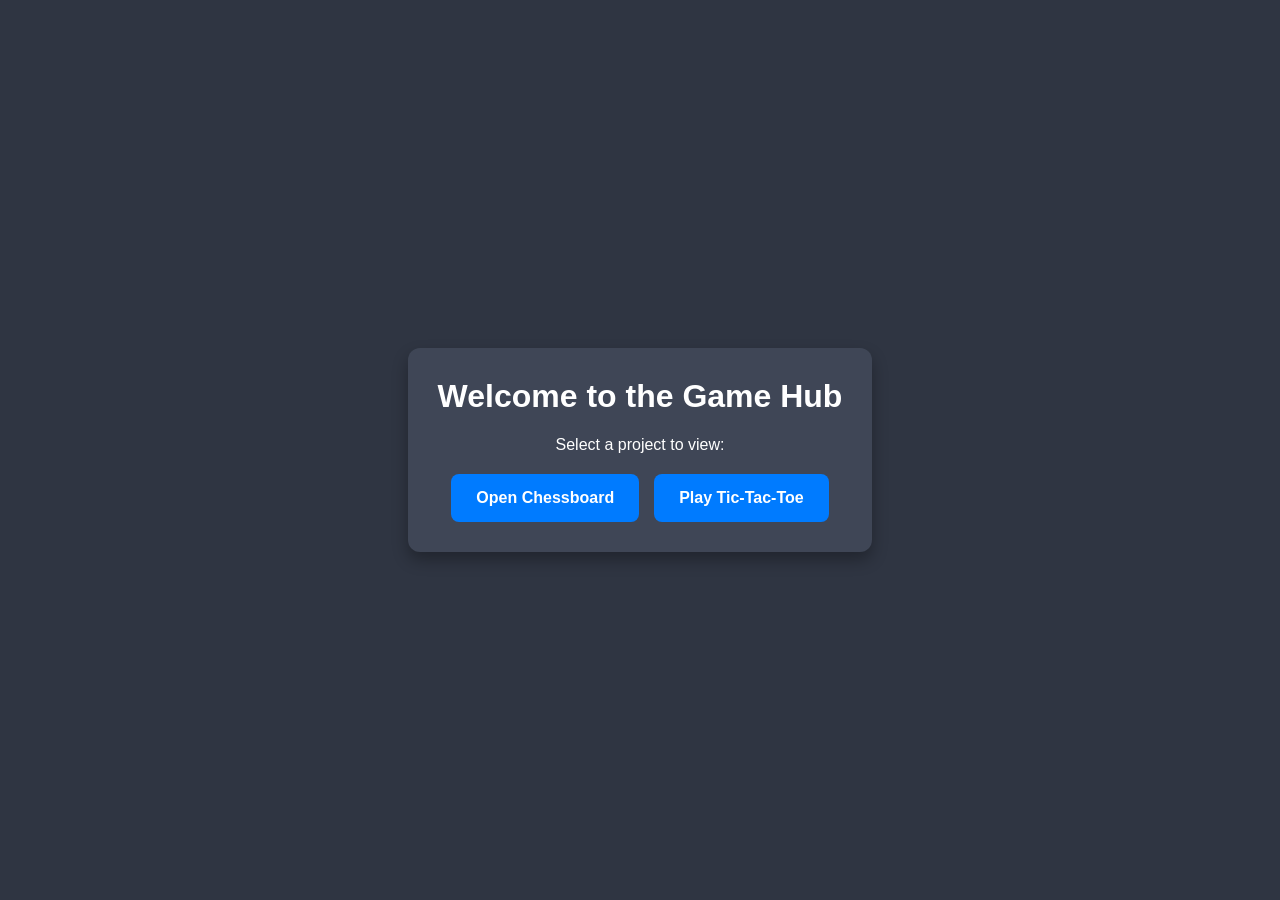
<file: index.html>
<!DOCTYPE html>
<html lang="en">
<head>
    <meta charset="UTF-8">
    <meta name="viewport" content="width=device-width, initial-scale=1.0">
    <title>Game Hub Menu</title>
    <link rel="stylesheet" href="style.css">
</head>
<body>
    <div class="game-container">
        <h1>Welcome to the Game Hub</h1>
        <p>Select a project to view:</p>
        <div class="menu-buttons">
            <a href="chess.html" class="menu-btn">Open Chessboard</a>
            <a href="tictactoe.html" class="menu-btn">Play Tic-Tac-Toe</a>
        </div>
    </div>
</body>
</html>
</file>
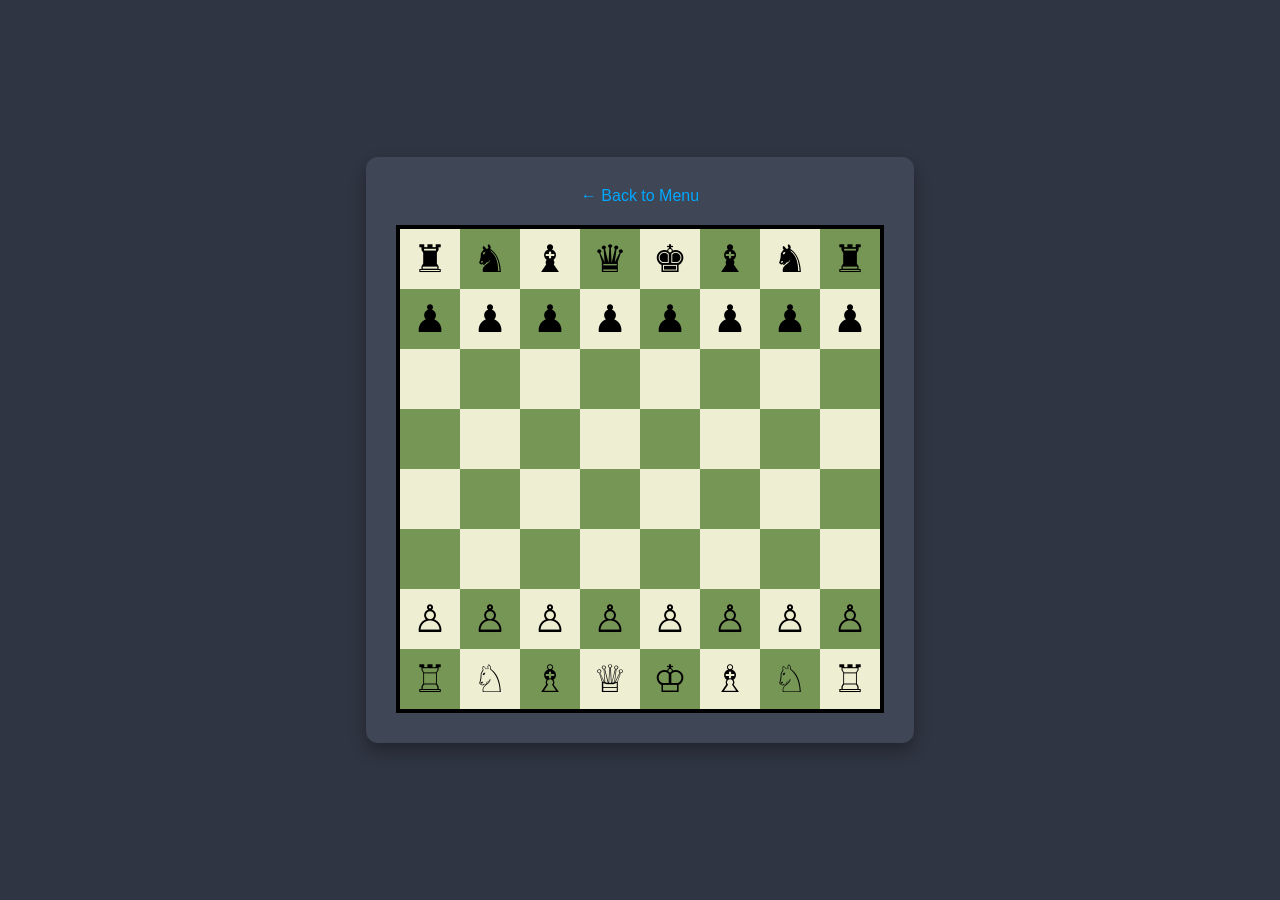
<file: chess.html>
<!DOCTYPE html>
<html lang="en">
<head>
    <meta charset="UTF-8">
    <meta name="viewport" content="width=device-width, initial-scale=1.0">
    <title>HTML & CSS Chessboard</title>
    <link rel="stylesheet" href="style.css">
</head>
<body>
    <div class="game-container">
        <a href="index.html" class="back-link">← Back to Menu</a>
        <div class="chessboard">
            <!-- Row 8 -->
            <div class="square white" ondrop="drop(event)" ondragover="allowDrop(event)"><span draggable="true" ondragstart="drag(event)" id="b_r1">&#9820;</span></div>
            <div class="square black" ondrop="drop(event)" ondragover="allowDrop(event)"><span draggable="true" ondragstart="drag(event)" id="b_n1">&#9822;</span></div>
            <div class="square white" ondrop="drop(event)" ondragover="allowDrop(event)"><span draggable="true" ondragstart="drag(event)" id="b_b1">&#9821;</span></div>
            <div class="square black" ondrop="drop(event)" ondragover="allowDrop(event)"><span draggable="true" ondragstart="drag(event)" id="b_q">&#9819;</span></div>
            <div class="square white" ondrop="drop(event)" ondragover="allowDrop(event)"><span draggable="true" ondragstart="drag(event)" id="b_k">&#9818;</span></div>
            <div class="square black" ondrop="drop(event)" ondragover="allowDrop(event)"><span draggable="true" ondragstart="drag(event)" id="b_b2">&#9821;</span></div>
            <div class="square white" ondrop="drop(event)" ondragover="allowDrop(event)"><span draggable="true" ondragstart="drag(event)" id="b_n2">&#9822;</span></div>
            <div class="square black" ondrop="drop(event)" ondragover="allowDrop(event)"><span draggable="true" ondragstart="drag(event)" id="b_r2">&#9820;</span></div>
            <!-- Row 7 -->
            <div class="square black" ondrop="drop(event)" ondragover="allowDrop(event)"><span draggable="true" ondragstart="drag(event)" id="b_p1">&#9823;</span></div>
            <div class="square white" ondrop="drop(event)" ondragover="allowDrop(event)"><span draggable="true" ondragstart="drag(event)" id="b_p2">&#9823;</span></div>
            <div class="square black" ondrop="drop(event)" ondragover="allowDrop(event)"><span draggable="true" ondragstart="drag(event)" id="b_p3">&#9823;</span></div>
            <div class="square white" ondrop="drop(event)" ondragover="allowDrop(event)"><span draggable="true" ondragstart="drag(event)" id="b_p4">&#9823;</span></div>
            <div class="square black" ondrop="drop(event)" ondragover="allowDrop(event)"><span draggable="true" ondragstart="drag(event)" id="b_p5">&#9823;</span></div>
            <div class="square white" ondrop="drop(event)" ondragover="allowDrop(event)"><span draggable="true" ondragstart="drag(event)" id="b_p6">&#9823;</span></div>
            <div class="square black" ondrop="drop(event)" ondragover="allowDrop(event)"><span draggable="true" ondragstart="drag(event)" id="b_p7">&#9823;</span></div>
            <div class="square white" ondrop="drop(event)" ondragover="allowDrop(event)"><span draggable="true" ondragstart="drag(event)" id="b_p8">&#9823;</span></div>
            <!-- Empty Rows (6 to 3) -->
            <div class="square white" ondrop="drop(event)" ondragover="allowDrop(event)"></div><div class="square black" ondrop="drop(event)" ondragover="allowDrop(event)"></div><div class="square white" ondrop="drop(event)" ondragover="allowDrop(event)"></div><div class="square black" ondrop="drop(event)" ondragover="allowDrop(event)"></div><div class="square white" ondrop="drop(event)" ondragover="allowDrop(event)"></div><div class="square black" ondrop="drop(event)" ondragover="allowDrop(event)"></div><div class="square white" ondrop="drop(event)" ondragover="allowDrop(event)"></div><div class="square black" ondrop="drop(event)" ondragover="allowDrop(event)"></div>
            <div class="square black" ondrop="drop(event)" ondragover="allowDrop(event)"></div><div class="square white" ondrop="drop(event)" ondragover="allowDrop(event)"></div><div class="square black" ondrop="drop(event)" ondragover="allowDrop(event)"></div><div class="square white" ondrop="drop(event)" ondragover="allowDrop(event)"></div><div class="square black" ondrop="drop(event)" ondragover="allowDrop(event)"></div><div class="square white" ondrop="drop(event)" ondragover="allowDrop(event)"></div><div class="square black" ondrop="drop(event)" ondragover="allowDrop(event)"></div><div class="square white" ondrop="drop(event)" ondragover="allowDrop(event)"></div>
            <div class="square white" ondrop="drop(event)" ondragover="allowDrop(event)"></div><div class="square black" ondrop="drop(event)" ondragover="allowDrop(event)"></div><div class="square white" ondrop="drop(event)" ondragover="allowDrop(event)"></div><div class="square black" ondrop="drop(event)" ondragover="allowDrop(event)"></div><div class="square white" ondrop="drop(event)" ondragover="allowDrop(event)"></div><div class="square black" ondrop="drop(event)" ondragover="allowDrop(event)"></div><div class="square white" ondrop="drop(event)" ondragover="allowDrop(event)"></div><div class="square black" ondrop="drop(event)" ondragover="allowDrop(event)"></div>
            <div class="square black" ondrop="drop(event)" ondragover="allowDrop(event)"></div><div class="square white" ondrop="drop(event)" ondragover="allowDrop(event)"></div><div class="square black" ondrop="drop(event)" ondragover="allowDrop(event)"></div><div class="square white" ondrop="drop(event)" ondragover="allowDrop(event)"></div><div class="square black" ondrop="drop(event)" ondragover="allowDrop(event)"></div><div class="square white" ondrop="drop(event)" ondragover="allowDrop(event)"></div><div class="square black" ondrop="drop(event)" ondragover="allowDrop(event)"></div><div class="square white" ondrop="drop(event)" ondragover="allowDrop(event)"></div>
            <!-- Row 2 -->
            <div class="square white" ondrop="drop(event)" ondragover="allowDrop(event)"><span draggable="true" ondragstart="drag(event)" id="w_p1">&#9817;</span></div>
            <div class="square black" ondrop="drop(event)" ondragover="allowDrop(event)"><span draggable="true" ondragstart="drag(event)" id="w_p2">&#9817;</span></div>
            <div class="square white" ondrop="drop(event)" ondragover="allowDrop(event)"><span draggable="true" ondragstart="drag(event)" id="w_p3">&#9817;</span></div>
            <div class="square black" ondrop="drop(event)" ondragover="allowDrop(event)"><span draggable="true" ondragstart="drag(event)" id="w_p4">&#9817;</span></div>
            <div class="square white" ondrop="drop(event)" ondragover="allowDrop(event)"><span draggable="true" ondragstart="drag(event)" id="w_p5">&#9817;</span></div>
            <div class="square black" ondrop="drop(event)" ondragover="allowDrop(event)"><span draggable="true" ondragstart="drag(event)" id="w_p6">&#9817;</span></div>
            <div class="square white" ondrop="drop(event)" ondragover="allowDrop(event)"><span draggable="true" ondragstart="drag(event)" id="w_p7">&#9817;</span></div>
            <div class="square black" ondrop="drop(event)" ondragover="allowDrop(event)"><span draggable="true" ondragstart="drag(event)" id="w_p8">&#9817;</span></div>
            <!-- Row 1 -->
            <div class="square black" ondrop="drop(event)" ondragover="allowDrop(event)"><span draggable="true" ondragstart="drag(event)" id="w_r1">&#9814;</span></div>
            <div class="square white" ondrop="drop(event)" ondragover="allowDrop(event)"><span draggable="true" ondragstart="drag(event)" id="w_n1">&#9816;</span></div>
            <div class="square black" ondrop="drop(event)" ondragover="allowDrop(event)"><span draggable="true" ondragstart="drag(event)" id="w_b1">&#9815;</span></div>
            <div class="square white" ondrop="drop(event)" ondragover="allowDrop(event)"><span draggable="true" ondragstart="drag(event)" id="w_q">&#9813;</span></div>
            <div class="square black" ondrop="drop(event)" ondragover="allowDrop(event)"><span draggable="true" ondragstart="drag(event)" id="w_k">&#9812;</span></div>
            <div class="square white" ondrop="drop(event)" ondragover="allowDrop(event)"><span draggable="true" ondragstart="drag(event)" id="w_b2">&#9815;</span></div>
            <div class="square black" ondrop="drop(event)" ondragover="allowDrop(event)"><span draggable="true" ondragstart="drag(event)" id="w_n2">&#9816;</span></div>
            <div class="square white" ondrop="drop(event)" ondragover="allowDrop(event)"><span draggable="true" ondragstart="drag(event)" id="w_r2">&#9814;</span></div>
        </div>
    </div>

    <script>
        function allowDrop(ev) {
            ev.preventDefault();
        }
        function drag(ev) {
            ev.dataTransfer.setData("text", ev.target.id);
        }
        function drop(ev) {
            ev.preventDefault();
            var data = ev.dataTransfer.getData("text");
            // If dropping on an empty square, append it. If dropping on an existing piece, replace it.
            if (ev.target.classList.contains('square')) {
                ev.target.appendChild(document.getElementById(data));
            } else if (ev.target.parentNode.classList.contains('square')) {
                var square = ev.target.parentNode;
                square.innerHTML = ''; // Capture/remove enemy piece
                square.appendChild(document.getElementById(data));
            }
        }
    </script>
</body>
</html>
</file>
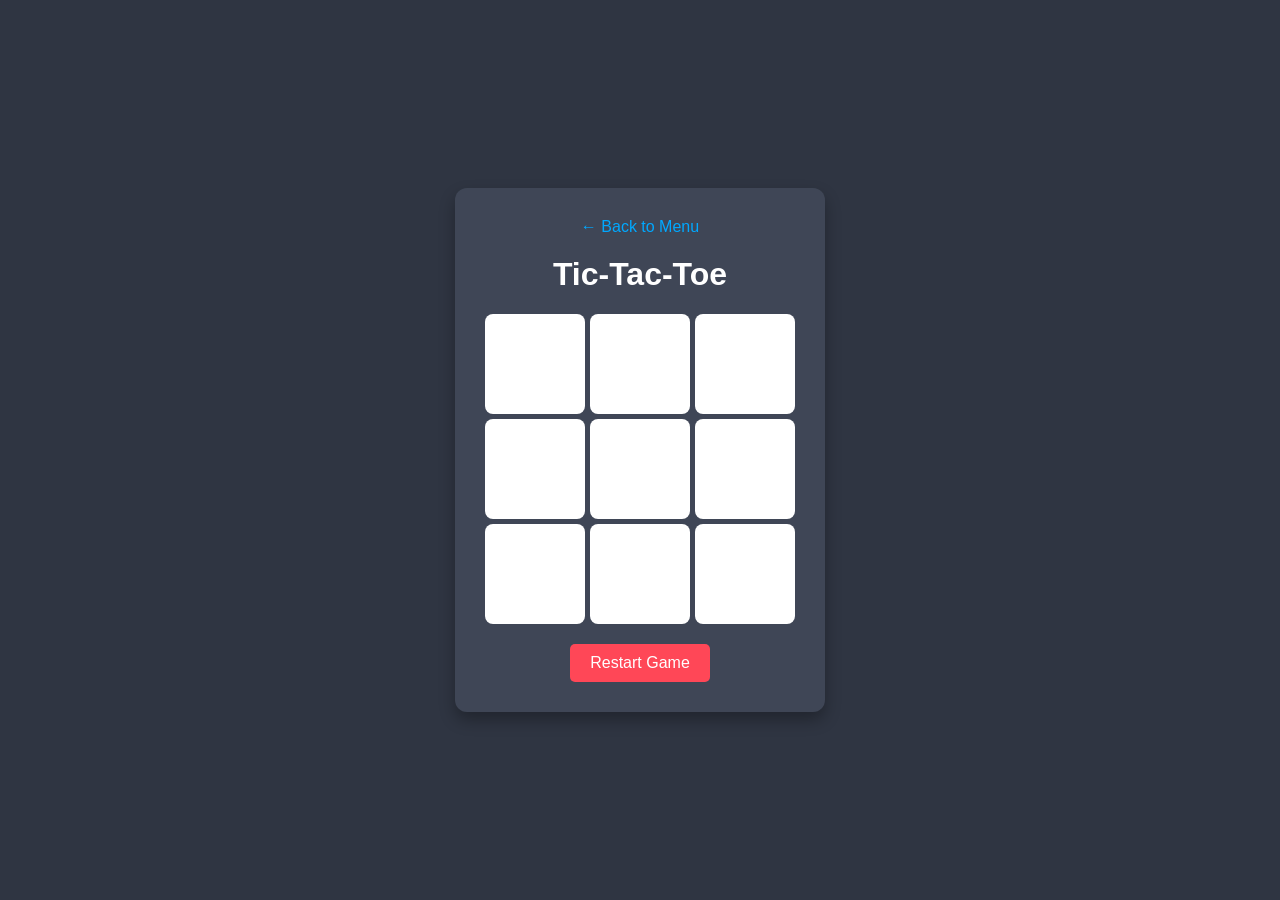
<file: tictactoe.html>
<!DOCTYPE html>
<html lang="en">
<head>
    <meta charset="UTF-8">
    <meta name="viewport" content="width=device-width, initial-scale=1.0">
    <title>Tic-Tac-Toe Game</title>
    <link rel="stylesheet" href="style.css">
</head>
<body>
    <div class="game-container">
        <a href="index.html" class="back-link">← Back to Menu</a>
        <h1>Tic-Tac-Toe</h1>
        <div class="board">
            <div class="cell" data-index="0"></div>
            <div class="cell" data-index="1"></div>
            <div class="cell" data-index="2"></div>
            <div class="cell" data-index="3"></div>
            <div class="cell" data-index="4"></div>
            <div class="cell" data-index="5"></div>
            <div class="cell" data-index="6"></div>
            <div class="cell" data-index="7"></div>
            <div class="cell" data-index="8"></div>
        </div>
        <button id="reset-btn">Restart Game</button>
    </div>
    <script src="script.js"></script>
</body>
</html>
</file>
<file: style.css>
body {
    font-family: 'Arial', sans-serif;
    display: flex;
    justify-content: center;
    align-items: center;
    min-height: 100vh;
    background-color: #2f3542;
    margin: 0;
    color: white;
}

.game-container {
    text-align: center;
    background: #3f4656;
    padding: 30px;
    border-radius: 12px;
    box-shadow: 0 8px 16px rgba(0,0,0,0.3);
}

h1 { margin-top: 0; }

.back-link {
    display: inline-block;
    color: #00a8ff;
    text-decoration: none;
    margin-bottom: 20px;
}

/* Menu Styles */
.menu-buttons {
    display: flex;
    gap: 15px;
    justify-content: center;
    margin-top: 20px;
}

.menu-btn {
    padding: 15px 25px;
    background-color: #007bff;
    color: white;
    text-decoration: none;
    border-radius: 8px;
    font-weight: bold;
    transition: background 0.2s;
}

.menu-btn:hover { background-color: #0056b3; }

/* Chess Styles */
.chessboard {
    display: grid;
    grid-template-columns: repeat(8, 60px);
    grid-template-rows: repeat(8, 60px);
    border: 4px solid #000;
    margin: 0 auto;
}

.square {
    display: flex;
    justify-content: center;
    align-items: center;
    font-size: 38px;
    user-select: none;
}

.white { background-color: #eeeed2; color: black; }
.black { background-color: #769656; color: black; }

/* Tic-Tac-Toe Styles */
.board {
    display: grid;
    grid-template-columns: repeat(3, 100px);
    grid-template-rows: repeat(3, 100px);
    gap: 5px;
    margin: 20px auto;
}

.cell {
    background-color: #fff;
    border-radius: 8px;
    display: flex;
    justify-content: center;
    align-items: center;
    font-size: 36px;
    font-weight: bold;
    cursor: pointer;
}

#reset-btn {
    padding: 10px 20px;
    font-size: 16px;
    background-color: #ff4757;
    color: white;
    border: none;
    border-radius: 5px;
    cursor: pointer;
}
</file>
